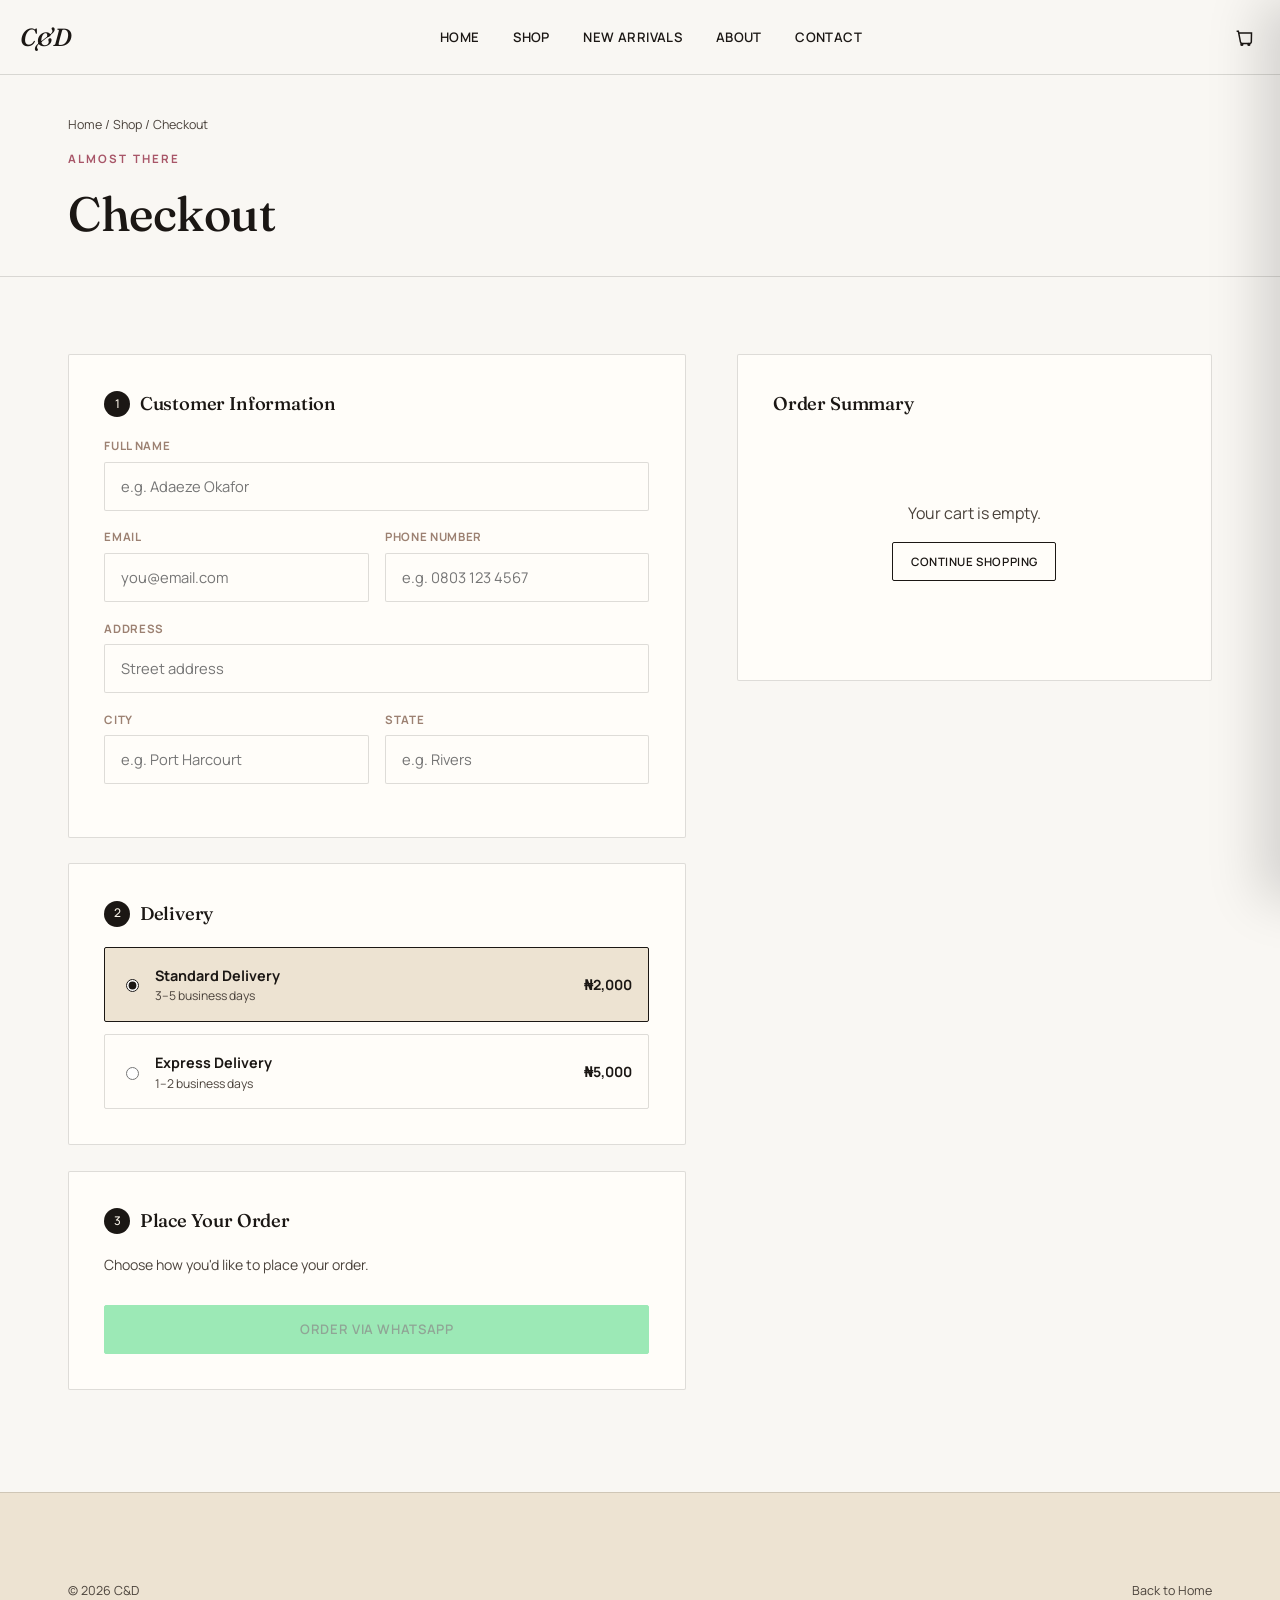
<file: checkout.html>
<!DOCTYPE html>
<html lang="en">
<head>
<meta charset="UTF-8">
<meta name="viewport" content="width=device-width, initial-scale=1.0">
<title>Checkout — C&D</title>
<meta name="description" content="Complete your demo order at C&D — a frontend-only checkout experience.">
<link rel="stylesheet" href="style.css">
</head>
<body>

<!-- ============================= HEADER ============================= -->
<header class="site-header">
  <nav class="nav wrap">
    <a href="index.html" class="logo">C&amp;D</a>

    <ul class="nav-links" id="navLinks">
      <li><a href="index.html">Home</a></li>
      <li><a href="shop.html">Shop</a></li>
      <li><a href="index.html#new-arrivals">New Arrivals</a></li>
      <li><a href="index.html#about">About</a></li>
      <li><a href="index.html#contact">Contact</a></li>
    </ul>

    <div class="nav-actions">
      <button class="icon-btn" id="cartToggle" aria-label="Open cart">
        <svg viewBox="0 0 24 24" fill="none" stroke="currentColor" stroke-width="1.7"><path d="M3 6h2l2.4 12.4a2 2 0 002 1.6h8.4a2 2 0 002-1.6L20 8H6"/><circle cx="9" cy="21" r="1"/><circle cx="17" cy="21" r="1"/></svg>
        <span class="cart-count" data-empty="true">0</span>
      </button>
      <button class="hamburger" id="hamburger" aria-label="Menu">
        <span></span><span></span><span></span>
      </button>
    </div>
  </nav>
</header>

<!-- =========================== PAGE HEADER =========================== -->
<div class="page-header">
  <div class="wrap">
    <div class="breadcrumb"><a href="index.html">Home</a> / <a href="shop.html">Shop</a> / Checkout</div>
    <span class="eyebrow">Almost There</span>
    <h1>Checkout</h1>
  </div>
</div>

<!-- ============================== CHECKOUT ============================ -->
<section class="block">
  <div class="wrap checkout-grid">

    <!-- Left column: form (or success state) -->
    <div id="checkoutFormCol">
      <form id="checkoutForm" novalidate>

        <div class="checkout-panel">
          <h3><span class="step-no">1</span>Customer Information</h3>

          <div class="field">
            <label for="fullName">Full Name</label>
            <input type="text" id="fullName" placeholder="e.g. Adaeze Okafor">
            <div class="field-error">Please enter your full name.</div>
          </div>

          <div class="field-row">
            <div class="field">
              <label for="email">Email</label>
              <input type="email" id="email" placeholder="you@email.com">
              <div class="field-error">Please enter a valid email address.</div>
            </div>
            <div class="field">
              <label for="phone">Phone Number</label>
              <input type="tel" id="phone" placeholder="e.g. 0803 123 4567">
              <div class="field-error">Please enter a valid phone number.</div>
            </div>
          </div>

          <div class="field">
            <label for="address">Address</label>
            <input type="text" id="address" placeholder="Street address">
            <div class="field-error">Please enter your address.</div>
          </div>

          <div class="field-row">
            <div class="field">
              <label for="city">City</label>
              <input type="text" id="city" placeholder="e.g. Port Harcourt">
              <div class="field-error">Please enter your city.</div>
            </div>
            <div class="field">
              <label for="state">State</label>
              <input type="text" id="state" placeholder="e.g. Rivers">
              <div class="field-error">Please enter your state.</div>
            </div>
          </div>
        </div>

        <div class="checkout-panel">
          <h3><span class="step-no">2</span>Delivery</h3>
          <div class="delivery-options">
            <label class="delivery-option selected" onclick="selectDelivery(2000, this)">
              <input type="radio" name="delivery" value="2000" checked>
              <div class="delivery-option-info">
                <b>Standard Delivery</b>
                <span>3–5 business days</span>
              </div>
              <span class="delivery-option-price">₦2,000</span>
            </label>
            <label class="delivery-option" onclick="selectDelivery(5000, this)">
              <input type="radio" name="delivery" value="5000">
              <div class="delivery-option-info">
                <b>Express Delivery</b>
                <span>1–2 business days</span>
              </div>
              <span class="delivery-option-price">₦5,000</span>
            </label>
          </div>
        </div>

        <div class="checkout-panel">
          <h3><span class="step-no">3</span>Place Your Order</h3>
          <p style="color:var(--ink-soft); font-size:0.88rem; margin-bottom:1rem;">Choose how you'd like to place your order.</p>
          
          <button type="button" class="btn btn-block whatsapp-btn" id="whatsappOrderBtn" style="margin-top:0.8rem;">
            Order via WhatsApp
          </button>
          
        </div>

      </form>
    </div>

    <!-- Right column: order summary -->
    <div class="summary-panel">
      <div class="checkout-panel summary-panel-wrap">
        <h3>Order Summary</h3>
        <div id="checkoutItems"></div>
        <div id="checkoutTotals" style="margin-top:1rem;"></div>
      </div>
    </div>

  </div>
</section>

<!-- ============================= FOOTER =============================== -->
<footer class="site-footer">
  <div class="wrap">

    <div class="footer-bottom">
      <span>© 2026 C&D</span>
      <a href="index.html">Back to Home</a>
    </div>
  </div>
</footer>

<!-- ======================== CART DRAWER (global) ====================== -->
<div class="cart-overlay" id="cartOverlay"></div>
<aside class="cart-drawer" id="cartDrawer">
  <div class="cart-head">
    <h3>Your Cart</h3>
    <button class="icon-btn" id="cartClose" aria-label="Close cart">
      <svg viewBox="0 0 24 24" fill="none" stroke="currentColor" stroke-width="1.7"><line x1="18" y1="6" x2="6" y2="18"/><line x1="6" y1="6" x2="18" y2="18"/></svg>
    </button>
  </div>
  <div class="cart-items" id="cartItems"></div>
  <div class="cart-summary" id="cartSummary"></div>
</aside>

<script src="script.js"></script>
</body>
</html>
</file>
<file: style.css>
@import url('https://fonts.googleapis.com/css2?family=Fraunces:ital,opsz,wght@0,9..144,300;0,9..144,400;0,9..144,500;0,9..144,600;1,9..144,400;1,9..144,500&family=Manrope:wght@400;500;600;700;800&display=swap');

:root {
  /* Color */
  --cream:        #F7F1E6;
  --cream-deep:   #EDE3D2;
  --ink:          #1B1714;
  --ink-soft:     #4A423B;
  --taupe:        #9C8172;
  --blush:        #E7B8BE;
  --rosewood:     #A85668;
  --gold:         #B9975B;
  --line:         rgba(27, 23, 20, 0.14);
  --white:        #FFFDF9;

  /* Type */
  --font-display: 'Fraunces', serif;
  --font-body:    'Manrope', sans-serif;

  /* Layout */
  --max: 1240px;
  --radius: 2px;
  --gap: clamp(1.25rem, 2vw, 2rem);
}

* { box-sizing: border-box; }
html { scroll-behavior: smooth; }

body {
  margin: 0;
  font-family: var(--font-body);
  background: rgba(249,247,243,.96);
  color: var(--ink);
  -webkit-font-smoothing: antialiased;
  line-height: 1.55;
}

img, svg { max-width: 100%; display: block; }
a { color: inherit; text-decoration: none; }
button { font-family: inherit; cursor: pointer; }
ul { list-style: none; margin: 0; padding: 0; }

:focus-visible {
  outline: 2px solid var(--rosewood);
  outline-offset: 2px;
}

.wrap { max-width: var(--max); margin: 0 auto; padding: 0 clamp(1.25rem, 4vw, 3rem); }

h1, h2, h3, h4 {
  font-family: var(--font-display);
  font-weight: 500;
  margin: 0;
  letter-spacing: -0.01em;
}

.eyebrow {
  font-family: var(--font-body);
  font-size: 0.72rem;
  font-weight: 700;
  letter-spacing: 0.18em;
  text-transform: uppercase;
  color: var(--rosewood);
}

.btn {
  display: inline-flex;
  align-items: center;
  justify-content: center;
  gap: 0.5rem;
  padding: 0.9rem 1.7rem;
  border-radius: var(--radius);
  border: 1px solid var(--ink);
  background: var(--ink);
  color: var(--cream);
  font-size: 0.82rem;
  font-weight: 600;
  letter-spacing: 0.05em;
  text-transform: uppercase;
  transition: background 0.25s ease, color 0.25s ease, border-color 0.25s ease, transform 0.2s ease;
  white-space: nowrap;
}
.btn:hover { background: var(--rosewood); border-color: var(--rosewood); transform: translateY(-1px); }
.btn-outline { background: transparent; color: var(--ink); }
.btn-outline:hover { background: var(--ink); color: var(--cream); }
.btn-ghost { border-color: var(--line); background: transparent; color: var(--ink); }
.btn-ghost:hover { border-color: var(--ink); }
.btn-block { width: 100%; }
.btn:disabled { opacity: 0.45; cursor: not-allowed; transform: none; }
.btn-sm { padding: 0.6rem 1.1rem; font-size: 0.72rem; }

/* ==========================================================================
   Header / Nav
   ========================================================================== */

.site-header {
  position: sticky;
  top: 0;
  z-index: 60;
  background: rgba(249,247,243,.96);
  border-bottom: 1px solid var(--line);
}

.nav {
  display: flex;
  align-items: center;
  justify-content: space-between;
  gap: 1.5rem;
  padding: 1.1rem 0;
}
.nav > * { min-width: 0; }

.logo {
  font-family: var(--font-display);
  font-style: italic;
  font-weight: 500;
  font-size: 1.55rem;
  letter-spacing: 0.01em;
}
.logo span { color: var(--rosewood); font-style: normal; }

.nav-links {
  display: flex;
  align-items: center;
  gap: 2.1rem;
  font-size: 0.82rem;
  font-weight: 600;
  letter-spacing: 0.03em;
  text-transform: uppercase;
}
.nav-links a { position: relative; padding-bottom: 4px; }
.nav-links a::after {
  content: "";
  position: absolute; left: 0; bottom: 0;
  width: 0; height: 1px; background: var(--rosewood);
  transition: width 0.25s ease;
}
.nav-links a:hover::after, .nav-links a.active::after { width: 100%; }
.nav-links a.active { color: var(--rosewood); }

.nav-actions { display: flex; align-items: center; gap: 1.1rem; }

.icon-btn {
  background: none; border: none; color: var(--ink);
  display: inline-flex; align-items: center; justify-content: center;
  position: relative; padding: 0.3rem;
}
.icon-btn svg { width: 21px; height: 21px; }

.cart-count {
  position: absolute; top: -6px; right: -8px;
  background: var(--rosewood); color: var(--white);
  font-size: 0.62rem; font-weight: 700;
  width: 17px; height: 17px; border-radius: 50%;
  display: flex; align-items: center; justify-content: center;
}
.cart-count[data-empty="true"] { display: none; }

.hamburger { display: none; background: none; border: none; flex-direction: column; gap: 5px; padding: 0.3rem; }
.hamburger span { width: 22px; height: 1.5px; background: var(--ink); transition: transform 0.25s ease, opacity 0.25s ease; }

.search-bar {
  position: absolute; left: 0; right: 0; top: 100%;
  background: var(--white); border-bottom: 1px solid var(--line);
  padding: 0; max-height: 0; overflow: hidden;
  transition: max-height 0.3s ease, padding 0.3s ease;
}
.search-bar.open { max-height: 90px; padding: 1rem 0; }
.search-bar .wrap { display: flex; gap: 0.75rem; }
.search-bar input {
  flex: 1; border: 1px solid var(--line); background: var(--cream);
  padding: 0.75rem 1rem; font-family: inherit; font-size: 0.95rem; border-radius: var(--radius);
}

/* ==========================================================================
   Nav overlay (dims the page behind the mobile side-panel menu)
   ========================================================================== */

.nav-overlay {
  position: fixed;
  inset: 0;
  background: rgba(27,23,20,0.45);
  z-index: 1090;
  opacity: 0;
  pointer-events: none;
  transition: opacity 0.3s ease;
}
.nav-overlay.open { opacity: 1; pointer-events: auto; }

/* ==========================================================================
   Hero
   ========================================================================== */

.hero {
  padding: 3rem 0 4rem;
}
.hero .wrap {
  display: grid;
  grid-template-columns: 0.7fr 1.3fr;
  align-items: center;
  gap: clamp(4rem, 7vw, 7rem);
}
.hero-copy h1 {
  font-size: 5rem;
  line-height: 0.95;
}
.hero-copy h1 em { font-style: italic; color: var(--rosewood); }
.hero-copy p {
  max-width: 34ch;
  color: var(--ink-soft);
  font-size: 1.05rem;
  margin-bottom: 2.1rem;
}
.hero-actions { display: flex; gap: 1rem; flex-wrap: wrap; }

.hero-art { position: relative;  overflow: hidden; width: 100%;}
.hero-art img { width: 100%;
  height: 680px;
  object-fit: cover;
  object-position: center 35%;
  display: block;
  mix-blend-mode: multiply;}


.hero-tag {
  position: absolute; bottom: 14%; left: -6%;
  background: var(--white); border: 1px dashed var(--taupe);
  padding: 0.9rem 1.1rem; font-size: 0.72rem; font-weight: 700;
  letter-spacing: 0.08em; text-transform: uppercase;
  display: flex; align-items: center; gap: 0.5rem;
  box-shadow: 0 12px 30px rgba(27,23,20,0.08);
}
.hero-tag::before { content: "●"; color: var(--rosewood); font-size: 0.55rem; }

/* Marquee */
.marquee {
  border-top: 1px solid var(--line);
  border-bottom: 1px solid var(--line);
  overflow: hidden;
  background: var(--ink);
}
.marquee-track {
  display: flex;
  width: max-content;
  animation: marquee 26s linear infinite;
}
.marquee-track span {
  color: var(--cream);
  font-family: var(--font-display);
  font-style: italic;
  font-size: 1.1rem;
  padding: 0.9rem 2.4rem;
  white-space: nowrap;
}
.marquee-track span::after { content: "✦"; margin-left: 2.4rem; color: var(--gold); font-style: normal; }
@keyframes marquee { from { transform: translateX(0); } to { transform: translateX(-50%); } }
@media (prefers-reduced-motion: reduce) {
  .marquee-track { animation: none; }
}

/* ==========================================================================
   Section shell
   ========================================================================== */

section.block { padding: clamp(3rem, 6vw, 5rem) 0; }
.block-head {
  display: flex; align-items: flex-end; justify-content: space-between;
  gap: 1.5rem; margin-bottom: 2.2rem; flex-wrap: wrap;
}
.block-head h2 { font-size: clamp(1.9rem, 3vw, 2.6rem); margin-top: 0.5rem; }
.block-head p { color: var(--ink-soft); max-width: 42ch; margin: 0; }

/* ==========================================================================
   Product card ("garment tag" motif — the page's signature element)
   ========================================================================== */

.product-grid {
  display: grid;
  grid-template-columns: repeat(auto-fill, minmax(240px, 1fr));
  gap: var(--gap);
}

.product-card {
  position: relative;
  background: var(--white);
  border: 1px solid var(--line);
  border-radius: var(--radius);
  overflow: hidden;
  display: flex;
  flex-direction: column;
  transition: box-shadow 0.3s ease, transform 0.3s ease;
}
.product-card:hover { box-shadow: 0 20px 45px rgba(27,23,20,0.10); transform: translateY(-3px); }

.product-media {
  position: relative;
  aspect-ratio: 3 / 4;
  background: var(--cream-deep);
  border-bottom: 1px dashed var(--taupe);
}
.product-image { width: 100%; height: 100%; object-fit: cover; }
.product-media svg { width: 100%; height: 100%; }

.tag-hole {
  position: absolute; top: 12px; left: 12px;
  width: 14px; height: 14px; border-radius: 50%;
  background: var(--cream);
  border: 1px solid var(--taupe);
  box-shadow: inset 0 0 0 3px var(--white);
}

.wishlist-btn {
  position: absolute; top: 10px; right: 10px;
  width: 34px; height: 34px; border-radius: 50%;
  background: rgba(255,253,249,0.9); border: 1px solid var(--line);
  display: flex; align-items: center; justify-content: center;
  transition: transform 0.2s ease;
}
.wishlist-btn svg { width: 17px; height: 17px; stroke: var(--ink); fill: none; transition: fill 0.2s ease, stroke 0.2s ease; }
.wishlist-btn:hover { transform: scale(1.08); }
.wishlist-btn.active svg { fill: var(--rosewood); stroke: var(--rosewood); }

.product-badge {
  position: absolute; bottom: 10px; left: 12px;
  background: var(--ink); color: var(--cream);
  font-size: 0.62rem; font-weight: 700; letter-spacing: 0.08em; text-transform: uppercase;
  padding: 0.32rem 0.6rem;
}

.product-body { padding: 1.1rem 1.15rem 1.25rem; display: flex; flex-direction: column; gap: 0.55rem; flex: 1; }
.product-cat { font-size: 0.68rem; letter-spacing: 0.1em; text-transform: uppercase; color: var(--taupe); }
.product-name { font-family: var(--font-display); font-size: 1.12rem; font-weight: 500; }
.product-meta { display: flex; align-items: center; justify-content: space-between; }
.product-price { font-weight: 700; font-size: 1.02rem; }
.product-rating { display: flex; align-items: center; gap: 0.3rem; font-size: 0.78rem; color: var(--ink-soft); }
.product-rating svg { width: 13px; height: 13px; fill: var(--gold); }

.product-actions { display: flex; gap: 0.6rem; margin-top: 0.4rem; }
.product-actions .btn { flex: 1; padding: 0.7rem 0.8rem; font-size: 0.7rem; }

.no-results { padding: 3.5rem 1rem; text-align: center; color: var(--ink-soft); font-family: var(--font-display); font-size: 1.3rem; grid-column: 1 / -1; }

/* ==========================================================================
   Shop toolbar
   ========================================================================== */

.shop-toolbar {
  display: flex; flex-wrap: wrap; align-items: center; justify-content: space-between;
  gap: 1rem; margin-bottom: 1.6rem; padding-bottom: 1.4rem; border-bottom: 1px solid var(--line);
}
.chip-row { display: flex; flex-wrap: wrap; gap: 0.55rem; }
.chip {
  border: 1px solid var(--line); background: transparent; color: var(--ink-soft);
  padding: 0.5rem 1rem; border-radius: 999px; font-size: 0.78rem; font-weight: 600;
  transition: all 0.2s ease;
}
.chip:hover { border-color: var(--ink); color: var(--ink); }
.chip.active { background: var(--ink); border-color: var(--ink); color: var(--cream); }

.sort-select {
  border: 1px solid var(--line); background: var(--white); padding: 0.6rem 1rem;
  font-family: inherit; font-size: 0.8rem; font-weight: 600; border-radius: var(--radius);
  color: var(--ink);
}

.results-count { font-size: 0.82rem; color: var(--ink-soft); margin-bottom: 1.2rem; }

/* ==========================================================================
   Product modal
   ========================================================================== */

.modal-overlay {
  position: fixed; inset: 0; background: rgba(27,23,20,0.55);
  display: flex; align-items: center; justify-content: center;
  padding: 1.5rem; z-index: 200; opacity: 0; pointer-events: none;
  transition: opacity 0.25s ease;
}
.modal-overlay.open { opacity: 1; pointer-events: auto; }

.modal {
  background: var(--white); max-width: 860px; width: 100%; max-height: 90vh; overflow-y: auto;
  display: grid; grid-template-columns: 1fr 1fr; border-radius: var(--radius);
  position: relative; transform: translateY(12px); transition: transform 0.25s ease;
}
.modal-overlay.open .modal { transform: translateY(0); }

.modal-close {
  position: absolute; top: 14px; right: 14px; z-index: 5;
  width: 36px; height: 36px; border-radius: 50%; background: var(--cream);
  border: 1px solid var(--line); display: flex; align-items: center; justify-content: center;
}

.modal-media { background: var(--cream-deep); }
.modal-media svg { width: 100%; height: 100%; }

.modal-body { padding: 2.2rem 2rem; display: flex; flex-direction: column; gap: 1rem; }
.modal-body .product-cat { font-size: 0.7rem; }
.modal-body h3 { font-size: 1.6rem; }
.modal-price { font-size: 1.3rem; font-weight: 700; }
.modal-desc { color: var(--ink-soft); font-size: 0.92rem; }

.option-group label { display: block; font-size: 0.72rem; font-weight: 700; letter-spacing: 0.08em; text-transform: uppercase; color: var(--taupe); margin-bottom: 0.5rem; }
.swatches { display: flex; gap: 0.5rem; flex-wrap: wrap; }
.swatch { width: 26px; height: 26px; border-radius: 50%; border: 2px solid var(--white); box-shadow: 0 0 0 1px var(--line); cursor: pointer; }
.swatch.selected { box-shadow: 0 0 0 2px var(--rosewood); }

.size-row { display: flex; gap: 0.5rem; flex-wrap: wrap; }
.size-btn {
  min-width: 42px; padding: 0.5rem 0.6rem; border: 1px solid var(--line); background: var(--white);
  font-size: 0.78rem; font-weight: 600; border-radius: var(--radius);
}
.size-btn.selected { border-color: var(--ink); background: var(--ink); color: var(--cream); }
.size-error { color: var(--rosewood); font-size: 0.78rem; font-weight: 600; display: none; }
.size-error.show { display: block; }

.qty-row { display: flex; align-items: center; gap: 0.9rem; }
.qty-control { display: flex; align-items: center; border: 1px solid var(--line); border-radius: var(--radius); }
.qty-control button { width: 34px; height: 34px; background: none; border: none; font-size: 1rem; }
.qty-control span { width: 32px; text-align: center; font-weight: 700; }

.modal-add-feedback { font-size: 0.82rem; font-weight: 600; color: var(--rosewood); display: none; }
.modal-add-feedback.show { display: block; }

/* ==========================================================================
   About / editorial section
   ========================================================================== */

.about-grid { display: grid; grid-template-columns: 1.25fr 0.75fr; gap: clamp(2rem, 5vw, 4rem); align-items: center; }
.about-art { width: 100%; }
.about-art svg { width: 100%; }
.about-art img { width: 100%; aspect-ratio: 16 / 10; object-fit: cover; object-position: center; }
.about-copy p { color: var(--ink-soft); margin-bottom: 1.1rem; }
.stat-row { display: flex; gap: clamp(1.5rem, 4vw, 3rem); margin-top: 2rem; }
.stat b { display: block; font-family: var(--font-display); font-size: 2rem; }
.stat span { font-size: 0.75rem; text-transform: uppercase; letter-spacing: 0.06em; color: var(--taupe); }

/* ==========================================================================
   Newsletter
   ========================================================================== */

.newsletter { background: var(--ink); color: var(--cream); }
.newsletter .wrap { display: flex; align-items: center; justify-content: space-between; gap: 2rem; flex-wrap: wrap; padding: clamp(2.5rem, 5vw, 3.5rem) clamp(1.25rem, 4vw, 3rem); }
.newsletter h3 { font-size: 1.8rem; max-width: 20ch; }
.newsletter-form { display: flex; gap: 0.7rem; flex-wrap: wrap; flex: 1; max-width: 440px; }
.newsletter-form input {
  flex: 1; min-width: 200px; padding: 0.85rem 1.1rem; border: 1px solid rgba(247,241,230,0.3);
  background: transparent; color: var(--cream); font-family: inherit; border-radius: var(--radius);
}
.newsletter-form input::placeholder { color: rgba(247,241,230,0.55); }
.form-msg { font-size: 0.8rem; margin-top: 0.6rem; font-weight: 600; display: none; }
.form-msg.show { display: block; }
.form-msg.success { color: #C9E4B4; }
.form-msg.error { color: #E7A8A8; }
.newsletter .form-msg.success { color: var(--gold); }

/* ==========================================================================
   Contact
   ========================================================================== */

.contact-grid { display: grid; grid-template-columns: 1fr 1.2fr; gap: clamp(2rem, 5vw, 4rem); }
.field { margin-bottom: 1.1rem; }
.field label { display: block; font-size: 0.72rem; font-weight: 700; letter-spacing: 0.06em; text-transform: uppercase; color: var(--taupe); margin-bottom: 0.4rem; }
.field input, .field textarea, .field select {
  width: 100%; border: 1px solid var(--line); background: var(--white); padding: 0.85rem 1rem;
  font-family: inherit; font-size: 0.92rem; border-radius: var(--radius); color: var(--ink);
}
.field textarea { resize: vertical; min-height: 110px; }
.field-error { color: var(--rosewood); font-size: 0.74rem; margin-top: 0.35rem; display: none; }
.field.invalid input, .field.invalid textarea, .field.invalid select { border-color: var(--rosewood); }
.field.invalid .field-error { display: block; }
.field-row { display: grid; grid-template-columns: 1fr 1fr; gap: 1rem; }

.demo-note {
  background: var(--cream-deep); border: 1px dashed var(--taupe); padding: 0.85rem 1rem;
  font-size: 0.78rem; color: var(--ink-soft); margin-top: 0.8rem; border-radius: var(--radius);
}

/* ==========================================================================
   Footer
   ========================================================================== */

.site-footer { background: var(--cream-deep); border-top: 1px solid var(--line); padding-top: clamp(3rem, 5vw, 4rem); }
.footer-grid { display: grid; grid-template-columns: 1.4fr 1fr 1fr 1.2fr; gap: 2.5rem; padding-bottom: 2.5rem; border-bottom: 1px solid var(--line); }
.footer-grid h4 { font-size: 0.75rem; text-transform: uppercase; letter-spacing: 0.08em; margin-bottom: 1rem; color: var(--taupe); }
.footer-grid ul li { margin-bottom: 0.6rem; font-size: 0.88rem; }
.footer-grid ul li a:hover { color: var(--rosewood); }
.footer-brand .logo { margin-bottom: 0.8rem; display: block; }
.footer-brand p { color: var(--ink-soft); font-size: 0.88rem; max-width: 32ch; }

.demo-notice {
  margin: 2.2rem 0; padding: 1.4rem 1.6rem; background: var(--white);
  border: 1px dashed var(--taupe); border-radius: var(--radius);
  display: flex; gap: 1rem; align-items: flex-start;
}
.demo-notice svg { width: 22px; height: 22px; flex-shrink: 0; margin-top: 2px; stroke: var(--rosewood); }
.demo-notice b { display: block; font-size: 0.82rem; letter-spacing: 0.04em; text-transform: uppercase; margin-bottom: 0.4rem; }
.demo-notice p { margin: 0; font-size: 0.85rem; color: var(--ink-soft); }

.footer-bottom { padding: 1.5rem 0 2rem; display: flex; justify-content: space-between; flex-wrap: wrap; gap: 0.8rem; font-size: 0.78rem; color: var(--ink-soft); }

/* ==========================================================================
   Cart drawer
   ========================================================================== */

.cart-overlay {
  position: fixed; inset: 0; background: rgba(27,23,20,0.5); z-index: 210;
  opacity: 0; pointer-events: none; transition: opacity 0.3s ease;
}
.cart-overlay.open { opacity: 1; pointer-events: auto; }

.cart-drawer {
  position: fixed; top: 0; right: 0; bottom: 0; width: min(420px, 100%);
  background: var(--cream); z-index: 220; display: flex; flex-direction: column;
  transform: translateX(100%); transition: transform 0.35s ease; box-shadow: -20px 0 50px rgba(0,0,0,0.15);
}
.cart-drawer.open { transform: translateX(0); }

.cart-head { display: flex; align-items: center; justify-content: space-between; padding: 1.4rem 1.5rem; border-bottom: 1px solid var(--line); }
.cart-head h3 { font-size: 1.3rem; }

.cart-items { flex: 1; overflow-y: auto; padding: 1rem 1.5rem; }
.cart-line { display: grid; grid-template-columns: 64px 1fr auto; gap: 0.9rem; padding: 1rem 0; border-bottom: 1px solid var(--line); }
.cart-line-media { width: 64px; height: 78px; background: var(--cream-deep); border-radius: var(--radius); overflow: hidden; }
.cart-line-media svg { width: 100%; height: 100%; }
.cart-line-name { font-family: var(--font-display); font-size: 0.96rem; }
.cart-line-meta { font-size: 0.76rem; color: var(--ink-soft); margin: 0.15rem 0 0.5rem; }
.cart-line-price { font-weight: 700; font-size: 0.88rem; }
.cart-line-remove { font-size: 0.72rem; color: var(--rosewood); font-weight: 600; background: none; border: none; text-decoration: underline; padding: 0; margin-top: 0.4rem; }
.cart-line-qty { display: flex; flex-direction: column; align-items: flex-end; gap: 0.5rem; }

.cart-empty { text-align: center; padding: 3rem 1rem; color: var(--ink-soft); }
.cart-empty svg { width: 46px; height: 46px; margin: 0 auto 1rem; stroke: var(--taupe); }

.cart-summary { padding: 1.3rem 1.5rem 1.6rem; border-top: 1px solid var(--line); }
.summary-row { display: flex; justify-content: space-between; font-size: 0.88rem; margin-bottom: 0.55rem; color: var(--ink-soft); }
.summary-row.total { color: var(--ink); font-weight: 700; font-size: 1.05rem; margin-top: 0.7rem; padding-top: 0.7rem; border-top: 1px dashed var(--line); }
.cart-summary .btn { margin-top: 0.5rem; }
.clear-cart-link { display: block; text-align: center; font-size: 0.75rem; color: var(--ink-soft); text-decoration: underline; margin-top: 0.8rem; background: none; border: none; width: 100%; }

/* ==========================================================================
   Shop page shell
   ========================================================================== */

.page-header { padding: 2.5rem 0 1.5rem; border-bottom: 1px solid var(--line); }
.page-header .eyebrow { margin-bottom: 0.6rem; display: block; }
.page-header h1 { font-size: clamp(2.1rem, 4vw, 3rem); }
.breadcrumb { font-size: 0.78rem; color: var(--ink-soft); margin-bottom: 1rem; }
.breadcrumb a:hover { color: var(--rosewood); }

/* ==========================================================================
   Checkout page
   ========================================================================== */

.checkout-grid { display: grid; grid-template-columns: 1.3fr 1fr; gap: clamp(2rem, 4vw, 3.5rem); align-items: start; }
.checkout-panel { background: var(--white); border: 1px solid var(--line); border-radius: var(--radius); padding: clamp(1.5rem, 3vw, 2.2rem); margin-bottom: 1.6rem; }
.checkout-panel h3 { font-size: 1.15rem; margin-bottom: 1.2rem; display: flex; align-items: center; gap: 0.6rem; }
.checkout-panel h3 .step-no { width: 26px; height: 26px; border-radius: 50%; background: var(--ink); color: var(--cream); font-size: 0.75rem; display: flex; align-items: center; justify-content: center; font-family: var(--font-body); }

.delivery-options { display: flex; flex-direction: column; gap: 0.8rem; }
.delivery-option { display: flex; align-items: center; gap: 0.8rem; border: 1px solid var(--line); padding: 0.9rem 1rem; border-radius: var(--radius); cursor: pointer; }
.delivery-option.selected { border-color: var(--ink); background: var(--cream-deep); }
.delivery-option input { accent-color: var(--ink); }
.delivery-option-info { flex: 1; }
.delivery-option-info b { font-size: 0.9rem; }
.delivery-option-info span { display: block; font-size: 0.76rem; color: var(--ink-soft); }
.delivery-option-price { font-weight: 700; font-size: 0.88rem; }

.summary-panel { position: sticky; top: 100px; }
.summary-item { display: grid; grid-template-columns: 46px 1fr auto; gap: 0.7rem; padding: 0.8rem 0; border-bottom: 1px solid var(--line); align-items: center; }
.summary-item-media { width: 46px; height: 56px; background: var(--cream-deep); overflow: hidden; }
.summary-item-media svg { width: 100%; height: 100%; }
.summary-item-name { font-size: 0.85rem; font-weight: 600; }
.summary-item-meta { font-size: 0.74rem; color: var(--ink-soft); }
.summary-item-price { font-size: 0.85rem; font-weight: 700; }

.order-success {
  text-align: center; padding: 2.5rem 1.5rem;
}
.order-success svg { width: 54px; height: 54px; margin: 0 auto 1.2rem; stroke: var(--rosewood); }
.order-success h3 { font-size: 1.5rem; margin-bottom: 0.6rem; }
.order-success .demo-notice { text-align: left; margin-top: 1.6rem; }
.order-success .btn { margin-top: 1.4rem; }

.whatsapp-btn { background: #25D366; border-color: #25D366; color: #0B3B1F; }
.whatsapp-btn:hover { background: #1EBE59; border-color: #1EBE59; }

/* ==========================================================================
   Responsive
   ========================================================================== */

@media (max-width: 900px) {
  .hero { padding: 1.5rem 0 3rem; }
  .hero .wrap { display: block; position: relative; }
  .hero-art { position: relative; max-width: none; margin: 0; }
  .hero-art::after {
    content: "";
    position: absolute;
    inset: 0;
    background: linear-gradient(180deg, rgba(27,23,20,0.32) 0%, rgba(27,23,20,0.42) 25%, rgba(27,23,20,0.88) 100%);
    pointer-events: none;
  }
  .hero-art img {
    height: clamp(480px, 72vw, 680px);
    object-position: center 30%;
    filter: brightness(0.82);
  }
  .hero-copy {
    position: absolute;
    inset: auto clamp(2rem, 8vw, 3.5rem) clamp(2.5rem, 8vw, 4.5rem);
    z-index: 1;
    color: var(--cream);
    max-width: 34rem;
  }
  .hero-copy h1 { font-size: clamp(2.7rem, 7vw, 4.8rem); }
  .hero-copy h1 em { color: var(--blush); }
  .hero-copy p { color: rgba(247,241,230,0.92); margin-bottom: 1.4rem; }
  .hero-copy .btn-outline { border-color: rgba(247,241,230,0.7); color: var(--cream); }
  .hero-copy .btn-outline:hover { background: var(--cream); color: var(--ink); }
  .about-grid { grid-template-columns: 1fr; }
  .about-art { order: -1; width: 100%; }
  .contact-grid { grid-template-columns: 1fr; }
  .checkout-grid { grid-template-columns: 1fr; }
  .modal { grid-template-columns: 1fr; }
  .modal-media { aspect-ratio: 16/10; }
  .footer-grid { grid-template-columns: 1fr 1fr; }
}

@media (max-width: 900px) {
  .site-header { position: relative; z-index: 1000; }

  /* Slide-in side panel, not a full-screen takeover */
  .nav-links {
    position: fixed;
    top: 0;
    right: 0;
    bottom: 0;
    width: min(300px, 78vw);
    background: #1B1714;
    color: var(--cream);
    box-shadow: -14px 0 40px rgba(27,23,20,0.25);
    display: flex;
    flex-direction: column;
    align-items: stretch;
    gap: 0;
    padding: 5.5rem 1.75rem 1.5rem;
    visibility: hidden;
    opacity: 0;
    pointer-events: none;
    transform: translateX(100%);
    overflow-y: auto;
    transition: transform 0.32s ease, opacity 0.32s ease, visibility 0.32s ease;
    z-index: 1100;
  }
  .nav-links.open {
    display: flex !important;
    transform: translateX(0) !important;
    visibility: visible;
    opacity: 1;
    pointer-events: auto;
  }
  .nav-links li { display: block; flex: 0 0 auto; width: 100%; }
  .nav-links a { display: block; width: 100%; padding: 1rem 0; color: var(--cream) !important; visibility: visible; opacity: 1; border-bottom: 1px solid rgba(247,241,230,0.2); }
  .nav-links a.active { color: var(--blush) !important; }
  .nav-links a::after { background: var(--blush); }
  .hamburger { display: flex; }
  .hamburger.open span:nth-child(1) { transform: translateY(6.5px) rotate(45deg); }
  .hamburger.open span:nth-child(2) { opacity: 0; }
  .hamburger.open span:nth-child(3) { transform: translateY(-6.5px) rotate(-45deg); }
  .field-row { grid-template-columns: 1fr; }
  .hero-actions { gap: 0.7rem; }
  .hero-actions .btn { flex: 1 1 auto; }
  .shop-toolbar { align-items: stretch; }
  .chip-row { width: 100%; }
  .sort-select { width: 100%; }
  .footer-grid { grid-template-columns: 1fr 1fr; gap: 1.5rem; }
  .newsletter .wrap { flex-direction: column; align-items: flex-start; }
}

@media (max-width: 480px) {
  .wrap { padding-left: 1rem; padding-right: 1rem; }
  .hero-art img { height: 560px; }
  .hero-copy { left: 1.5rem; right: 1.5rem; }
  .hero-copy p { font-size: 0.9rem; }
  .hero-actions .btn { width: 100%; }
  .footer-grid { grid-template-columns: 1fr; }
  .product-grid { grid-template-columns: repeat(2, minmax(0, 1fr)); gap: 0.9rem; }
  .product-body { padding: 0.85rem 0.8rem 1rem; }
  .product-actions { flex-direction: column; }
  .product-actions .btn { width: 100%; }
  .checkout-panel { padding: 1.2rem 1rem; }
  .delivery-option { align-items: flex-start; }
  .delivery-option-price { margin-left: auto; white-space: nowrap; }
  .footer-bottom { flex-direction: column; }
  .cart-drawer { width: 100%; }
}
</file>
